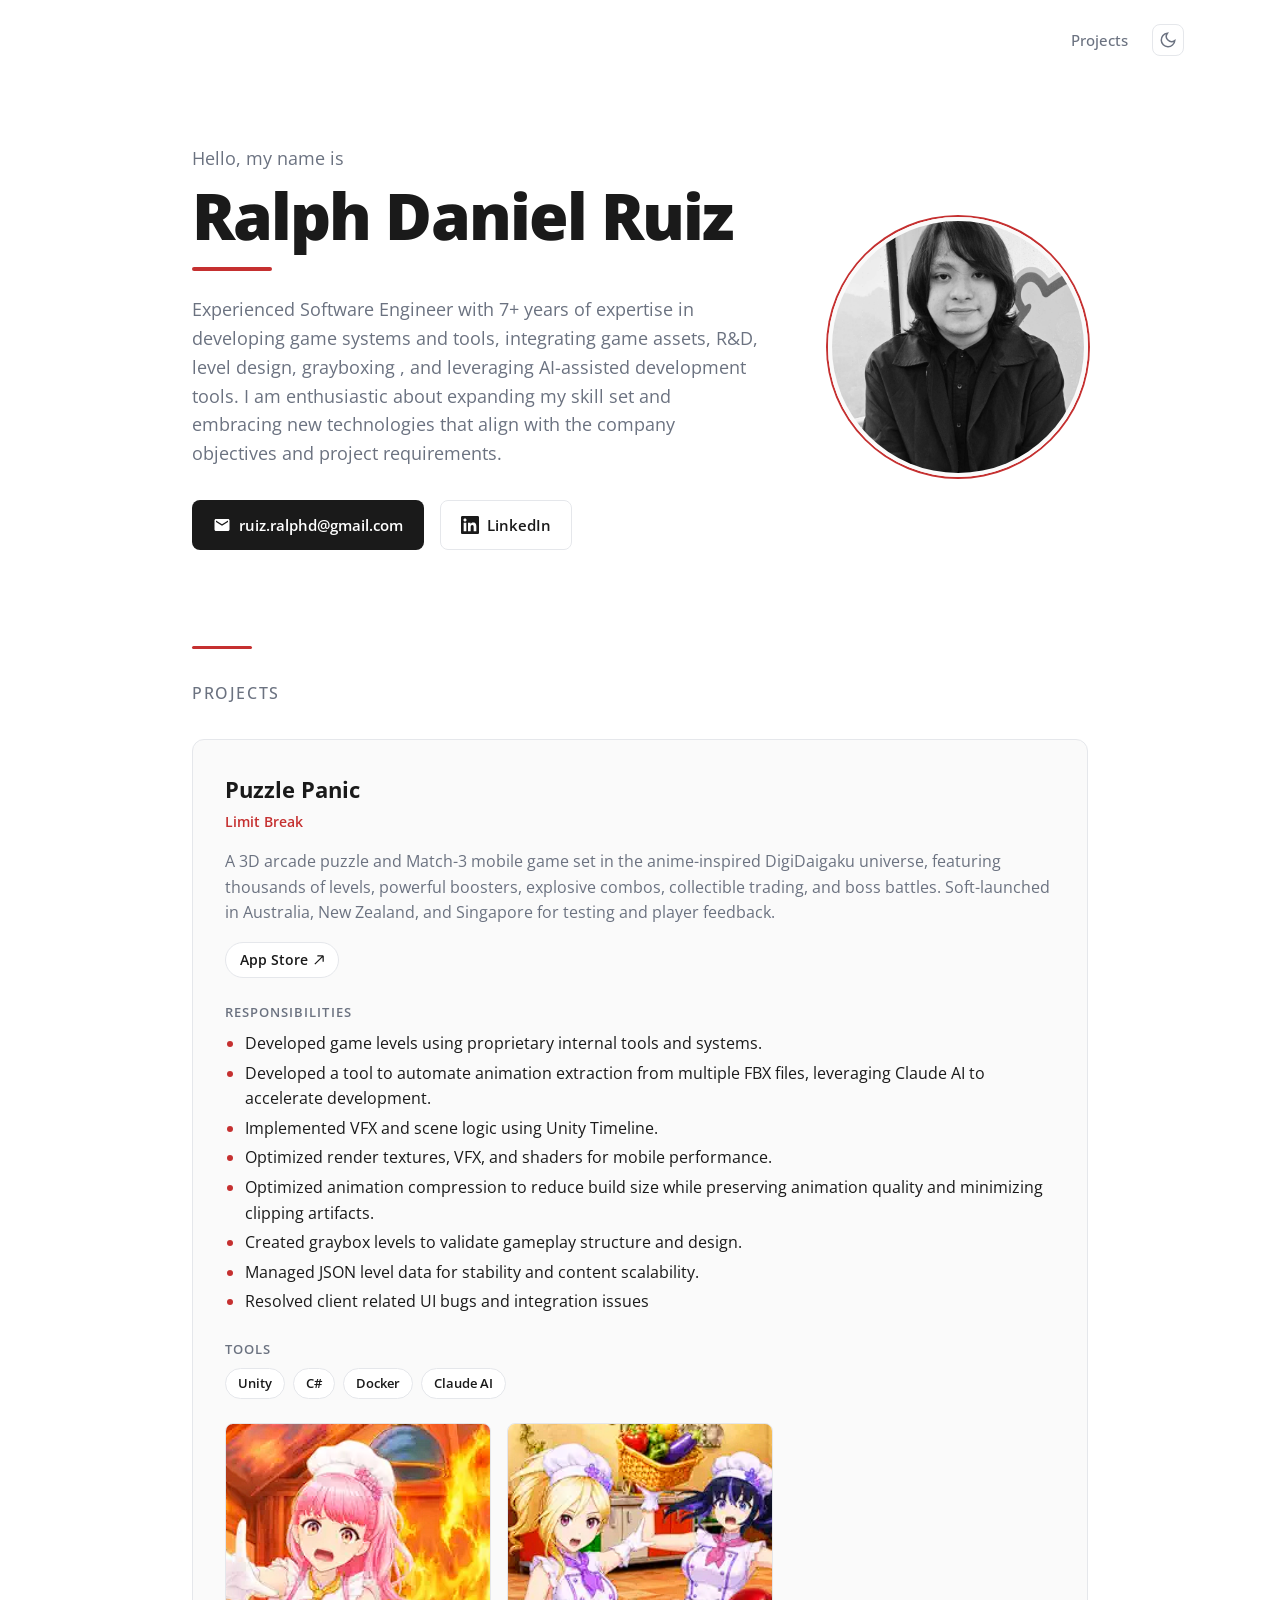
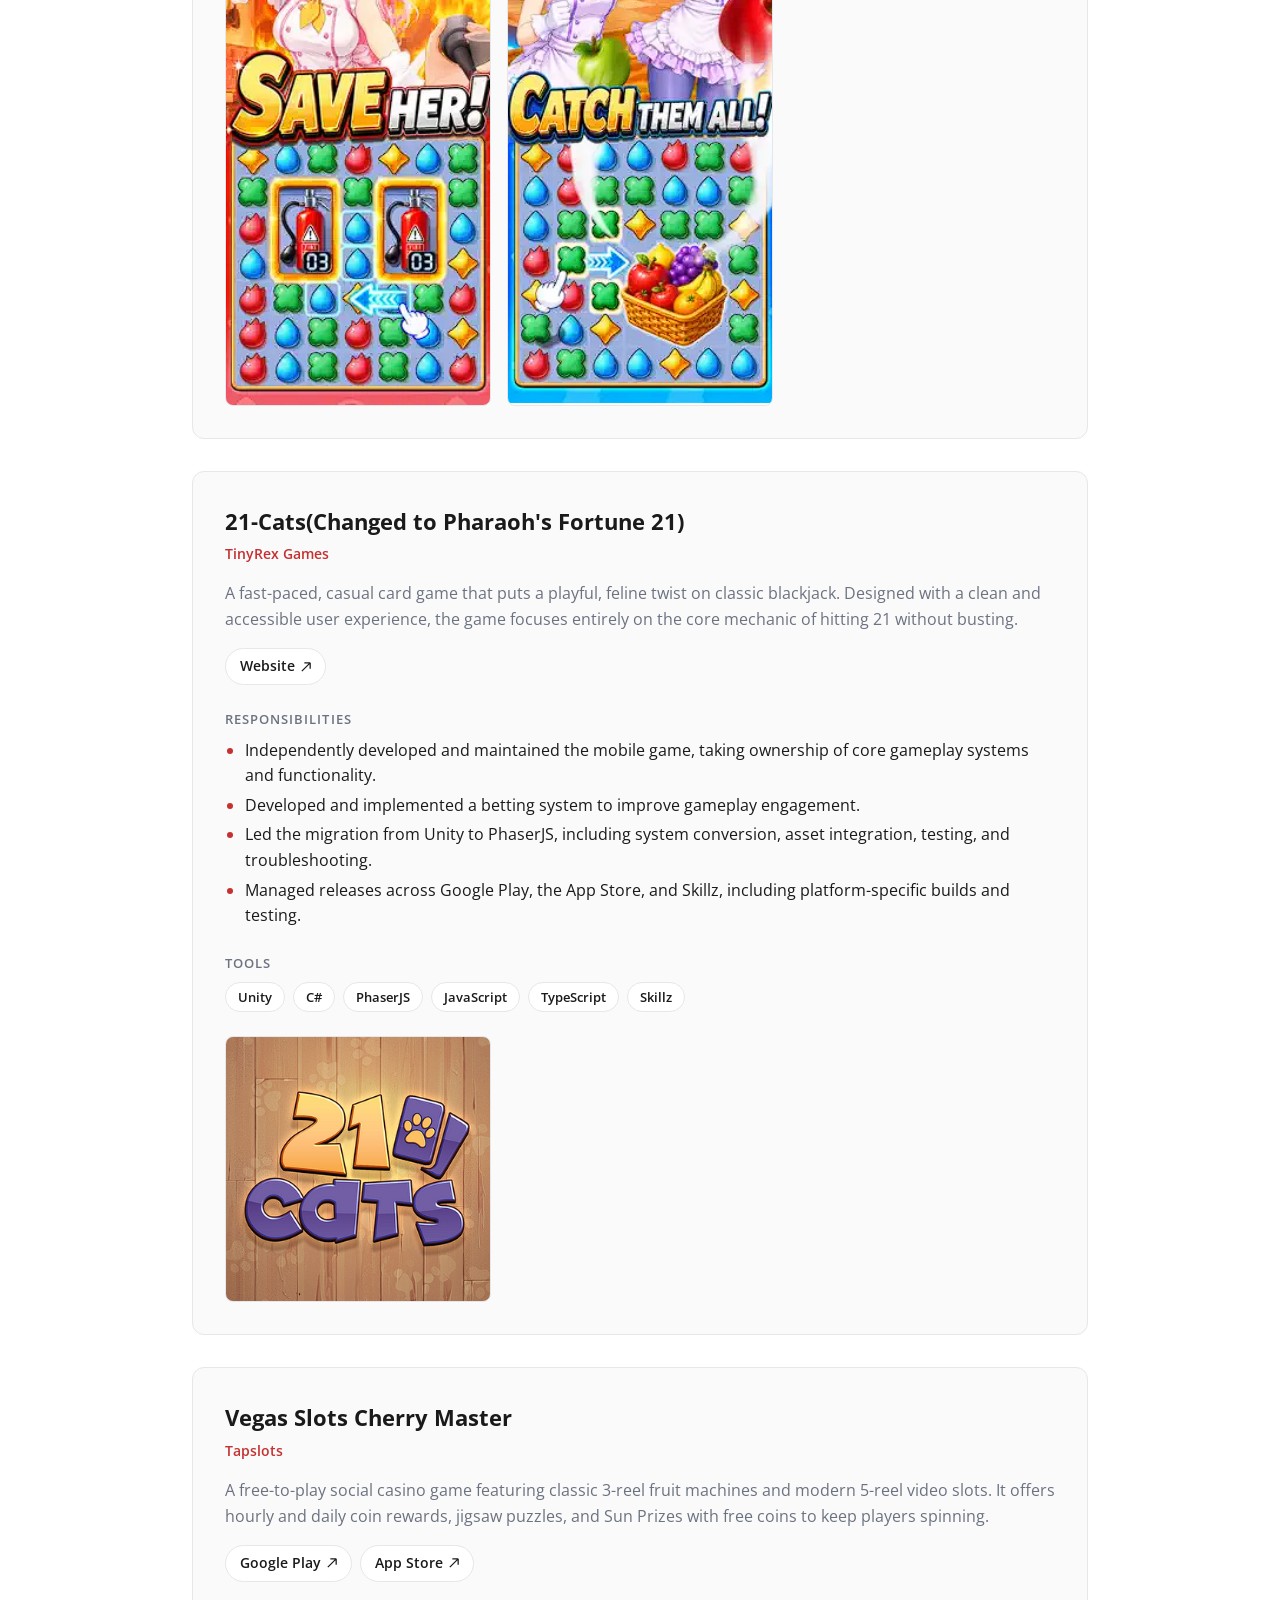
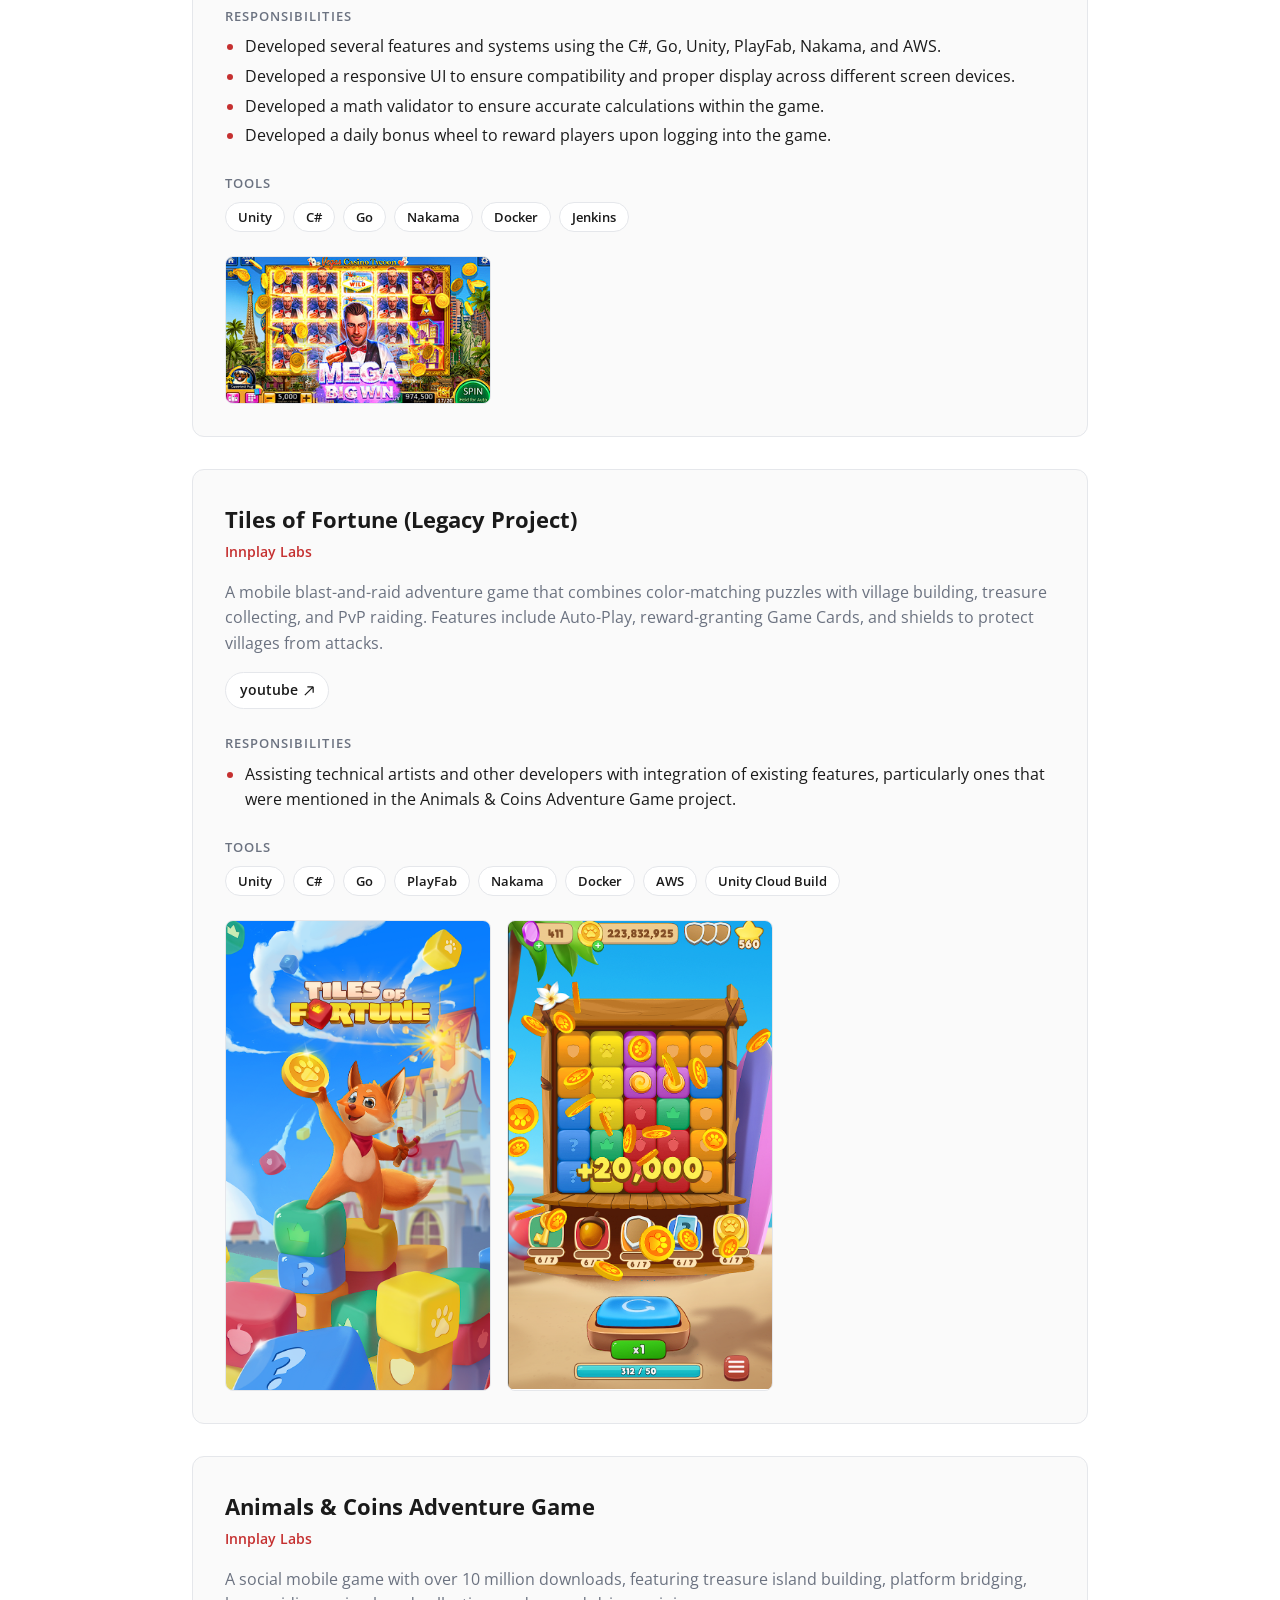
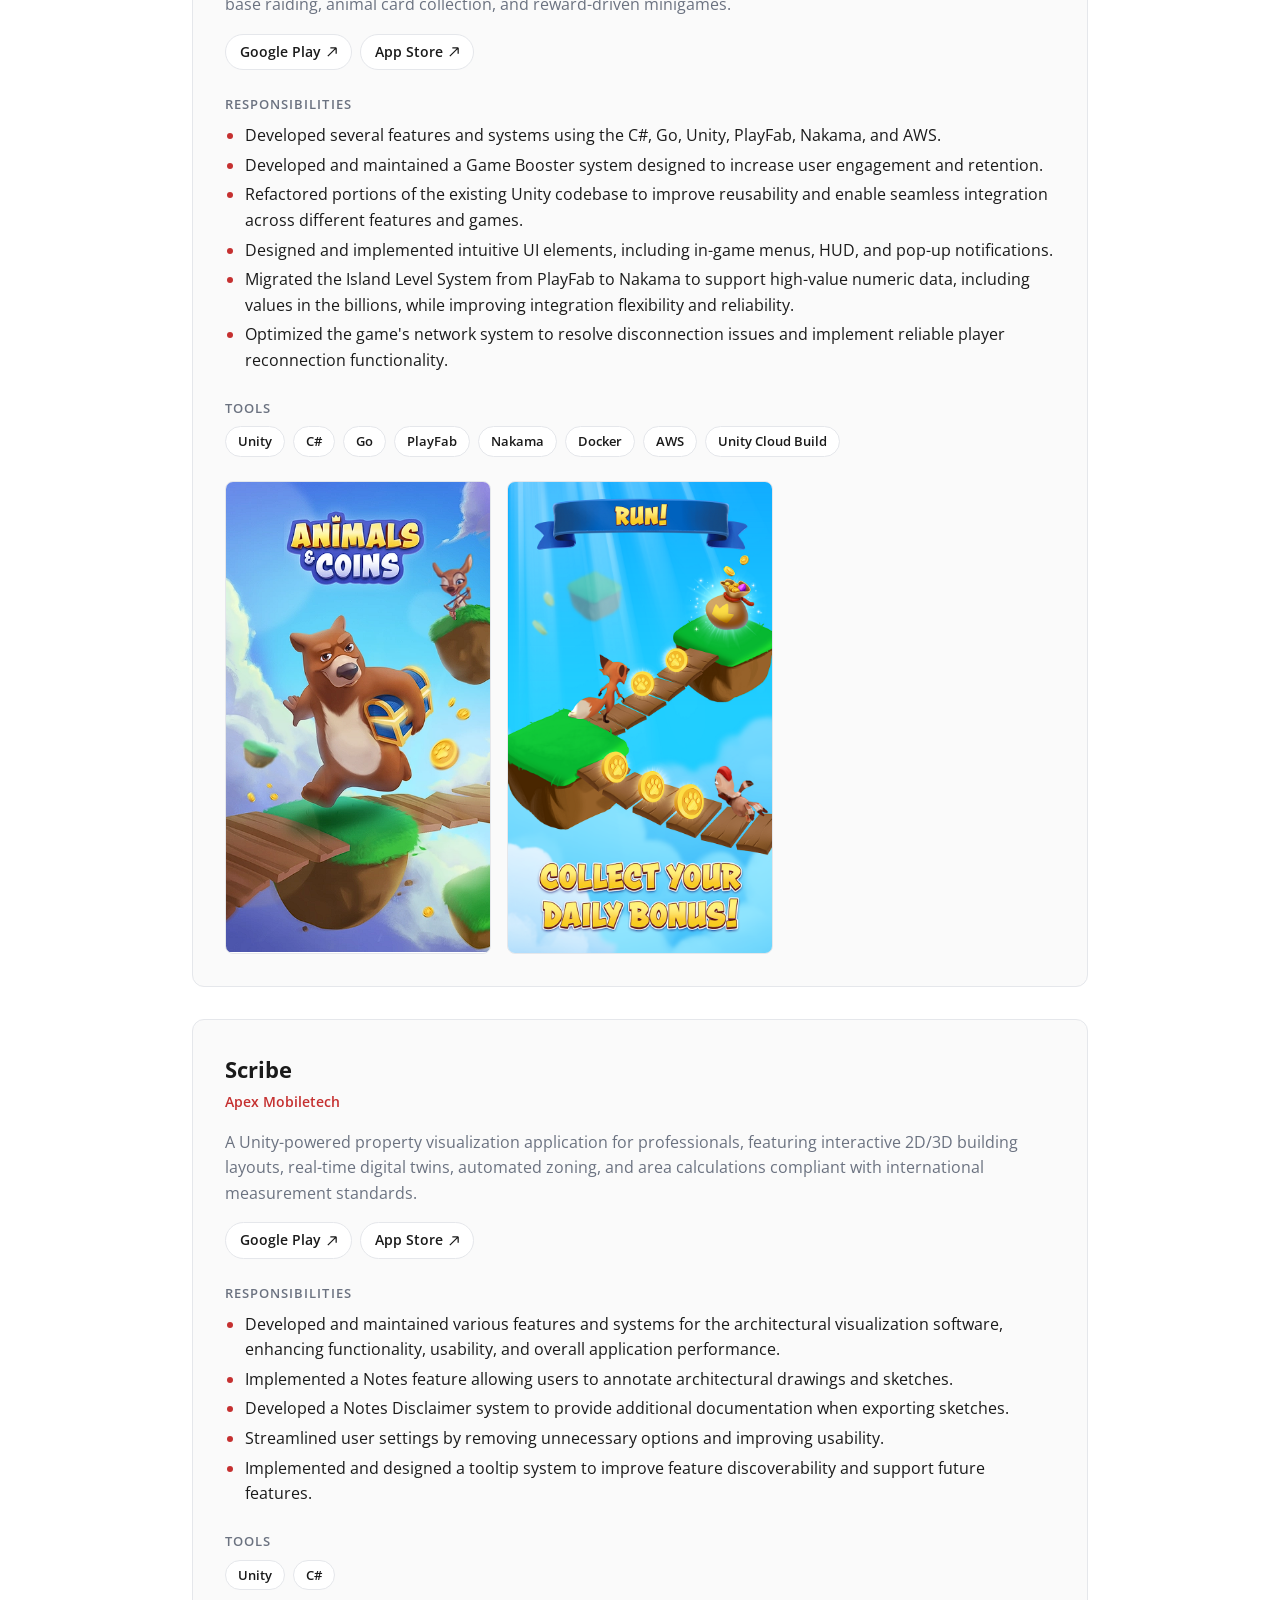
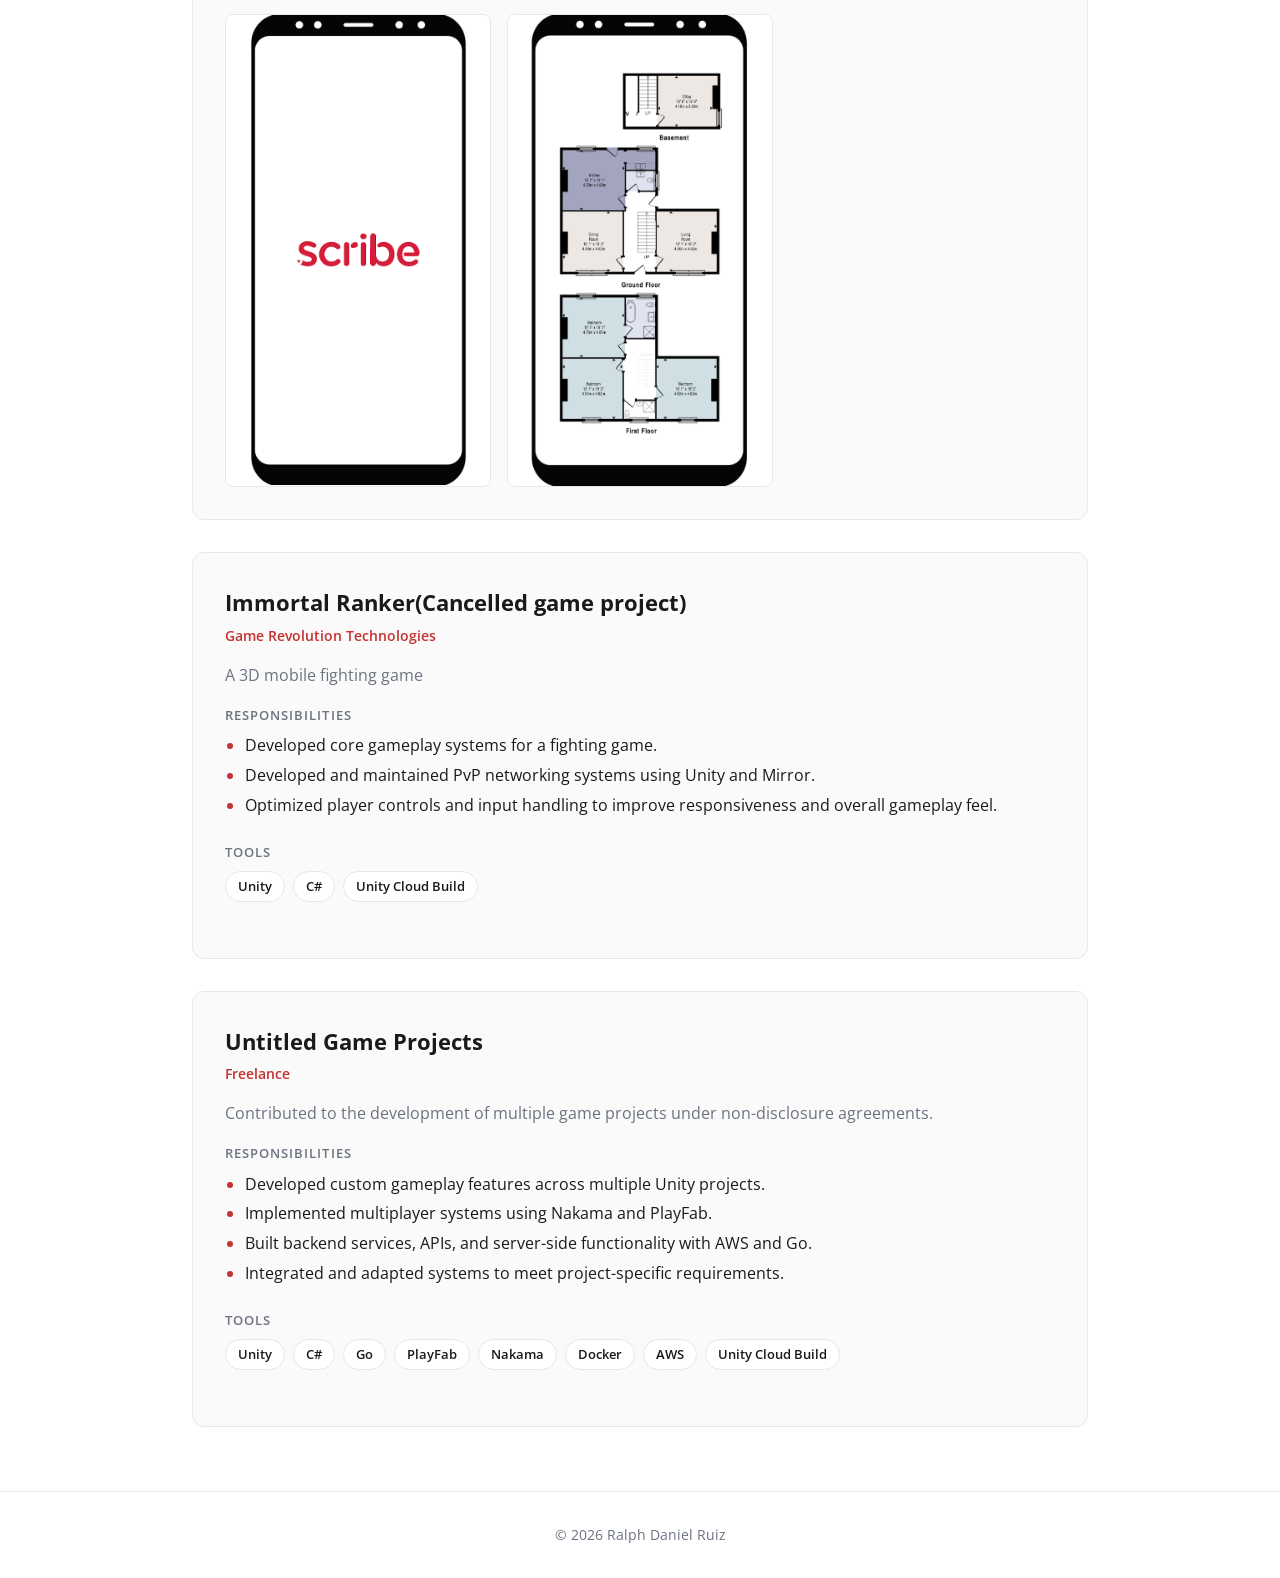
<file: index.html>
<!DOCTYPE html>
<html lang="en">

<head>
  <meta charset="UTF-8">
  <meta name="viewport" content="width=device-width, initial-scale=1.0">
  <meta name="color-scheme" content="light dark">
  <!-- EDIT: your name in the tab title and description -->
  <title>Ralph Daniel Ruiz | Portfolio</title>
  <meta name="description" content="Portfolio of Ralph Daniel Ruiz.">
  <meta name="author" content="Ralph Daniel Ruiz">
  <meta property="og:type" content="website">
  <meta property="og:url" content="https://ralphunity.github.io/">
  <meta property="og:title" content="Ralph Daniel Ruiz | Portfolio">
  <link rel="canonical" href="https://ralphunity.github.io/">
  <link rel="icon" href="data:image/svg+xml,<svg xmlns='http://www.w3.org/2000/svg' viewBox='0 0 100 100'><text y='.9em' font-size='90'>👨‍💻</text></svg>">

  <link rel="stylesheet" href="css/styles.css">
  <script>
    (function () { var t; try { t = localStorage.getItem('theme'); } catch (e) {} t = t || (window.matchMedia('(prefers-color-scheme:dark)').matches ? 'dark' : 'light'); document.documentElement.setAttribute('data-theme', t) })();
  </script>

  <link rel="preconnect" href="https://fonts.googleapis.com">
  <link rel="preconnect" href="https://fonts.gstatic.com" crossorigin>
  <link href="https://fonts.googleapis.com/css2?family=Open+Sans:ital,wght@0,300..800;1,300..800&display=swap" rel="stylesheet">
</head>

<body>
  <header class="site-header">
    <nav class="nav" aria-label="Main navigation">
      <div class="nav__right">
        <a href="#projects" class="nav__link">Projects</a>
        <button class="theme-toggle" aria-label="Toggle dark mode" type="button">
          <svg class="theme-toggle__icon theme-toggle__icon--sun" viewBox="0 0 24 24" fill="none" stroke="currentColor" stroke-width="2" aria-hidden="true">
            <circle cx="12" cy="12" r="5"/>
            <path d="M12 1v2M12 21v2M4.22 4.22l1.42 1.42M18.36 18.36l1.42 1.42M1 12h2M21 12h2M4.22 19.78l1.42-1.42M18.36 5.64l1.42-1.42"/>
          </svg>
          <svg class="theme-toggle__icon theme-toggle__icon--moon" viewBox="0 0 24 24" fill="none" stroke="currentColor" stroke-width="2" aria-hidden="true">
            <path d="M21 12.79A9 9 0 1111.21 3 7 7 0 0021 12.79z"/>
          </svg>
        </button>
      </div>
    </nav>
  </header>

  <main id="main">
    <!-- ============ ABOUT: edit your name, description, email and LinkedIn here ============ -->
    <section id="home" class="hero" aria-labelledby="hero-heading">
      <!-- Your photo: save it as images/profile.jpg (or change the src below) -->
      <img src="images/profile.jpg" alt="Photo of Ralph Daniel Ruiz" class="hero__photo" onerror="this.remove()">
      <div class="hero__content">
        <p class="hero__greeting">Hello, my name is</p>
        <h1 id="hero-heading" class="hero__title">Ralph Daniel Ruiz</h1>
        <p class="hero__subtitle">Experienced Software Engineer with 7+ years of expertise in developing game systems and tools, integrating game assets, R&D, level design, grayboxing , and leveraging AI-assisted development tools. I am enthusiastic about expanding my skill set and embracing new technologies that align with the company objectives and project requirements. </p>
        <div class="hero__actions">
          <button type="button" class="hero__cta hero__cta--primary copy-email" data-email="ruiz.ralphd@gmail.com" title="Click to copy">
            <svg viewBox="0 0 24 24" fill="currentColor" aria-hidden="true"><path d="M20 4H4c-1.1 0-2 .9-2 2v12c0 1.1.9 2 2 2h16c1.1 0 2-.9 2-2V6c0-1.1-.9-2-2-2zm0 4l-8 5-8-5V6l8 5 8-5v2z"/></svg>
            <span class="copy-email__text">ruiz.ralphd@gmail.com</span>
          </button>
          <a href="https://www.linkedin.com/in/ralphdanielruiz/" target="_blank" rel="noopener noreferrer" class="hero__cta hero__cta--secondary">
            <svg viewBox="0 0 24 24" fill="currentColor" aria-hidden="true"><path d="M20.447 20.452h-3.554v-5.569c0-1.328-.027-3.037-1.852-3.037-1.853 0-2.136 1.445-2.136 2.939v5.667H9.351V9h3.414v1.561h.046c.477-.9 1.637-1.85 3.37-1.850 3.601 0 4.267 2.37 4.267 5.455v6.286zM5.337 7.433c-1.144 0-2.063-.926-2.063-2.065 0-1.138.92-2.063 2.063-2.063 1.140 0 2.064.925 2.064 2.063 0 1.139-.925 2.065-2.064 2.065zm1.782 13.019H3.555V9h3.564v11.452zM22.225 0H1.771C.792 0 0 .774 0 1.729v20.542C0 23.227.792 24 1.771 24h20.451C23.2 24 24 23.227 24 22.271V1.729C24 .774 23.2 0 22.222 0h.003z"/></svg>
            LinkedIn
          </a>
        </div>
      </div>
    </section>

    <!-- ============ PROJECTS: edit data/projects.js to add projects ============ -->
    <section id="projects" class="section" aria-labelledby="projects-heading">
      <h2 id="projects-heading" class="section__title">Projects</h2>
      <div class="projects-list" id="projects-list"></div>
    </section>
  </main>

  <footer class="site-footer">
    <p>© <span id="year"></span> Ralph Daniel Ruiz</p>
  </footer>

  <script src="data/projects.js"></script>
  <script src="js/main.js"></script>
</body>

</html>
</file>
<file: css/styles.css>
/* ==========================================================================
   Portfolio — Minimal: white + black + one accent.
   ========================================================================== */

:root {
  --color-bg: #ffffff;
  --color-bg-subtle: #fafafa;
  --color-text: #1a1a1a;
  --color-text-muted: #6b7280;
  --color-accent: #c53030;
  --color-accent-hover: #9b2c2c;
  --color-border: #e5e7eb;

  --font-sans: "Open Sans", ui-sans-serif, system-ui, -apple-system, BlinkMacSystemFont, "Segoe UI", sans-serif;

  --space-xs: 0.25rem;
  --space-sm: 0.5rem;
  --space-md: 1rem;
  --space-lg: 1.5rem;
  --space-xl: 2rem;
  --space-2xl: 3rem;
  --space-3xl: 4rem;

  --content-width: 60rem;
  --content-width-wide: 72rem;

  --transition-fast: 120ms ease;
}

/* Dark mode — class-based via toggle */
html[data-theme="dark"] {
  --color-bg: #111111;
  --color-bg-subtle: #1a1a1a;
  --color-text: #e5e5e5;
  --color-text-muted: #9ca3af;
  --color-accent: #ef4444;
  --color-accent-hover: #f87171;
  --color-border: #2a2a2a;
}

/* Reduced motion */
@media (prefers-reduced-motion: reduce) {
  *, *::before, *::after {
    animation-duration: 0.01ms !important;
    animation-iteration-count: 1 !important;
    transition-duration: 0.01ms !important;
    scroll-behavior: auto !important;
  }
}

*,
*::before,
*::after {
  box-sizing: border-box;
}

html {
  scroll-behavior: smooth;
}

body {
  margin: 0;
  font-family: var(--font-sans);
  font-size: 1rem;
  line-height: 1.6;
  color: var(--color-text);
  background-color: var(--color-bg);
  -webkit-font-smoothing: antialiased;
}

a {
  color: var(--color-accent);
  text-decoration: none;
  transition: color var(--transition-fast);
}

a:hover {
  color: var(--color-accent-hover);
}

a:focus-visible,
button:focus-visible {
  outline: 2px solid var(--color-accent);
  outline-offset: 2px;
}

/* Header */
.site-header {
  position: sticky;
  top: 0;
  z-index: 50;
  background: var(--color-bg);
}

.nav {
  max-width: var(--content-width-wide);
  margin: 0 auto;
  padding: var(--space-lg) var(--space-xl);
  display: flex;
  align-items: center;
  justify-content: flex-end;
  gap: var(--space-md);
}

.nav__right {
  display: flex;
  align-items: center;
  gap: var(--space-lg);
  flex-shrink: 0;
}

.nav__link {
  color: var(--color-text-muted);
  font-size: 0.9375rem;
  font-weight: 500;
}

.nav__link:hover {
  color: var(--color-text);
}

/* Theme toggle */
.theme-toggle {
  background: none;
  border: 1px solid var(--color-border);
  border-radius: 8px;
  padding: 6px;
  cursor: pointer;
  color: var(--color-text-muted);
  display: flex;
  align-items: center;
  justify-content: center;
  transition: color var(--transition-fast), border-color var(--transition-fast);
}

.theme-toggle:hover {
  color: var(--color-text);
  border-color: var(--color-text);
}

.theme-toggle__icon {
  width: 18px;
  height: 18px;
  transition: transform 0.4s cubic-bezier(0.34, 1.56, 0.64, 1);
}

.theme-toggle--spin .theme-toggle__icon {
  transform: rotate(360deg) scale(1.15);
}

.theme-toggle__icon--sun {
  display: none;
}

html[data-theme="dark"] .theme-toggle__icon--sun {
  display: block;
}

html[data-theme="dark"] .theme-toggle__icon--moon {
  display: none;
}

main {
  max-width: var(--content-width);
  margin: 0 auto;
  padding: 0 var(--space-xl);
}

/* Hero / about */
.hero {
  padding: var(--space-3xl) 0;
  display: flex;
  align-items: center;
  gap: var(--space-3xl);
}

.hero__content {
  flex: 1;
  min-width: 0;
}

.hero__photo {
  order: 1;
  flex-shrink: 0;
  width: 260px;
  height: 260px;
  object-fit: cover;
  object-position: center 20%;
  border-radius: 50%;
  border: 4px solid var(--color-bg-subtle);
  box-shadow: 0 0 0 2px var(--color-accent);
}

.hero__greeting {
  font-size: 1.125rem;
  color: var(--color-text-muted);
  margin: 0 0 var(--space-sm);
}

.hero__title {
  font-size: clamp(2.25rem, 7vw, 4rem);
  font-weight: 800;
  letter-spacing: -0.03em;
  line-height: 1.1;
  margin: 0 0 var(--space-lg);
  overflow-wrap: anywhere;
}

.hero__title::after {
  content: '';
  display: block;
  width: 80px;
  height: 4px;
  margin-top: var(--space-md);
  background: var(--color-accent);
  border-radius: 2px;
}

.hero__subtitle {
  font-size: 1.125rem;
  color: var(--color-text-muted);
  max-width: 40rem;
  margin: 0 0 var(--space-xl);
}

.hero__actions {
  display: flex;
  flex-wrap: wrap;
  gap: var(--space-md);
}

.hero__cta {
  display: inline-flex;
  align-items: center;
  gap: var(--space-sm);
  padding: 0.75rem 1.25rem;
  border-radius: 8px;
  font-weight: 600;
  font-size: 0.9375rem;
  max-width: 100%;
  overflow-wrap: anywhere;
  transition: background var(--transition-fast), color var(--transition-fast), border-color var(--transition-fast);
}

button.hero__cta {
  font-family: inherit;
  line-height: inherit;
  border: 1px solid transparent;
  cursor: pointer;
}

.hero__cta svg {
  width: 18px;
  height: 18px;
  flex-shrink: 0;
}

.hero__cta--primary {
  background: var(--color-text);
  color: var(--color-bg);
}

.hero__cta--primary:hover {
  background: var(--color-accent);
  color: #fff;
}

.hero__cta--secondary {
  border: 1px solid var(--color-border);
  color: var(--color-text);
}

.hero__cta--secondary:hover {
  border-color: var(--color-accent);
  color: var(--color-accent);
}

/* Sections */
.section {
  padding: var(--space-xl) 0 var(--space-3xl);
}

.section::before {
  content: '';
  display: block;
  width: 60px;
  height: 3px;
  background: var(--color-accent);
  margin-bottom: var(--space-xl);
  border-radius: 2px;
}

.section__title {
  font-size: 1rem;
  font-weight: 500;
  letter-spacing: 0.1em;
  text-transform: uppercase;
  color: var(--color-text-muted);
  margin: 0 0 var(--space-xl);
}

/* Projects */
.projects-list {
  display: flex;
  flex-direction: column;
  gap: var(--space-xl);
}

.projects-empty {
  color: var(--color-text-muted);
}

.project-card {
  background: var(--color-bg-subtle);
  border: 1px solid var(--color-border);
  border-radius: 12px;
  padding: var(--space-xl);
}

.project-card__name {
  font-size: 1.375rem;
  font-weight: 700;
  margin: 0 0 var(--space-xs);
}

.project-card__credit {
  font-size: 0.875rem;
  font-weight: 600;
  color: var(--color-accent);
  margin: 0 0 var(--space-md);
}

.project-card__description {
  color: var(--color-text-muted);
  margin: 0 0 var(--space-md);
}

.project-card__links {
  display: flex;
  flex-wrap: wrap;
  gap: var(--space-sm);
  margin: 0 0 var(--space-lg);
}

.project-card__link {
  display: inline-flex;
  align-items: center;
  gap: 6px;
  padding: 0.375rem 0.875rem;
  border: 1px solid var(--color-border);
  border-radius: 100px;
  background: var(--color-bg);
  color: var(--color-text);
  font-size: 0.875rem;
  font-weight: 600;
  transition: border-color var(--transition-fast), color var(--transition-fast);
}

.project-card__link:hover {
  border-color: var(--color-accent);
  color: var(--color-accent);
}

.project-card__link svg {
  width: 10px;
  height: 10px;
}

.project-card__heading {
  font-size: 0.8125rem;
  font-weight: 600;
  letter-spacing: 0.08em;
  text-transform: uppercase;
  color: var(--color-text-muted);
  margin: 0 0 var(--space-sm);
}

.project-card__tools {
  list-style: none;
  display: flex;
  flex-wrap: wrap;
  gap: var(--space-sm);
  margin: 0 0 var(--space-lg);
  padding: 0;
}

.project-card__tools li {
  font-size: 0.8125rem;
  font-weight: 600;
  padding: 0.25rem 0.75rem;
  border-radius: 100px;
  background: var(--color-bg);
  border: 1px solid var(--color-border);
}

.project-card__tasks {
  margin: 0 0 var(--space-lg);
  padding-left: 1.25rem;
}

.project-card__tasks li {
  margin-bottom: var(--space-xs);
}

.project-card__tasks li::marker {
  color: var(--color-accent);
}

.media {
  display: grid;
  grid-template-columns: repeat(auto-fill, minmax(260px, 1fr));
  gap: var(--space-md);
}

.media__item {
  display: block;
  border-radius: 8px;
  overflow: hidden;
  border: 1px solid var(--color-border);
  background: var(--color-bg);
}

.media__item img,
.media__item video {
  display: block;
  width: 100%;
  height: auto;
}

.media__item--embed {
  aspect-ratio: 16 / 9;
}

.media__item--embed iframe {
  width: 100%;
  height: 100%;
  border: 0;
}

/* Animations — intro fades up on load, project cards fade up as they scroll into view */
@keyframes fadeUp {
  from {
    opacity: 0;
    transform: translateY(16px);
  }
  to {
    opacity: 1;
    transform: none;
  }
}

.hero__photo,
.hero__greeting,
.hero__title,
.hero__subtitle,
.hero__actions {
  animation: fadeUp 0.6s ease both;
}

.hero__greeting { animation-delay: 0.05s; }
.hero__title { animation-delay: 0.15s; }
.hero__subtitle { animation-delay: 0.25s; }
.hero__actions { animation-delay: 0.35s; }
.hero__photo { animation-delay: 0.2s; }

/* Added by JS only, so cards stay visible if the script doesn't run */
.reveal {
  opacity: 0;
  transform: translateY(24px);
  transition: opacity 0.6s ease, transform 0.6s ease;
}

.reveal--in {
  opacity: 1;
  transform: none;
}

@media (prefers-reduced-motion: reduce) {
  .hero__photo,
  .hero__greeting,
  .hero__title,
  .hero__subtitle,
  .hero__actions {
    animation: none;
  }

  .reveal {
    opacity: 1;
    transform: none;
  }
}

/* Footer */
.site-footer {
  border-top: 1px solid var(--color-border);
  padding: var(--space-xl);
  text-align: center;
}

.site-footer p {
  margin: 0;
  font-size: 0.875rem;
  color: var(--color-text-muted);
}

/* Responsive */
@media (max-width: 768px) {
  .hero {
    flex-direction: column;
    align-items: flex-start;
    gap: var(--space-xl);
  }

  .hero__photo {
    order: 0;
    width: 160px;
    height: 160px;
  }
}

@media (max-width: 640px) {
  .nav {
    padding: var(--space-md);
  }

  main {
    padding: 0 var(--space-md);
  }

  .hero {
    padding: var(--space-2xl) 0;
  }

  .project-card {
    padding: var(--space-lg);
  }

  .media {
    grid-template-columns: 1fr;
  }
}
</file>
